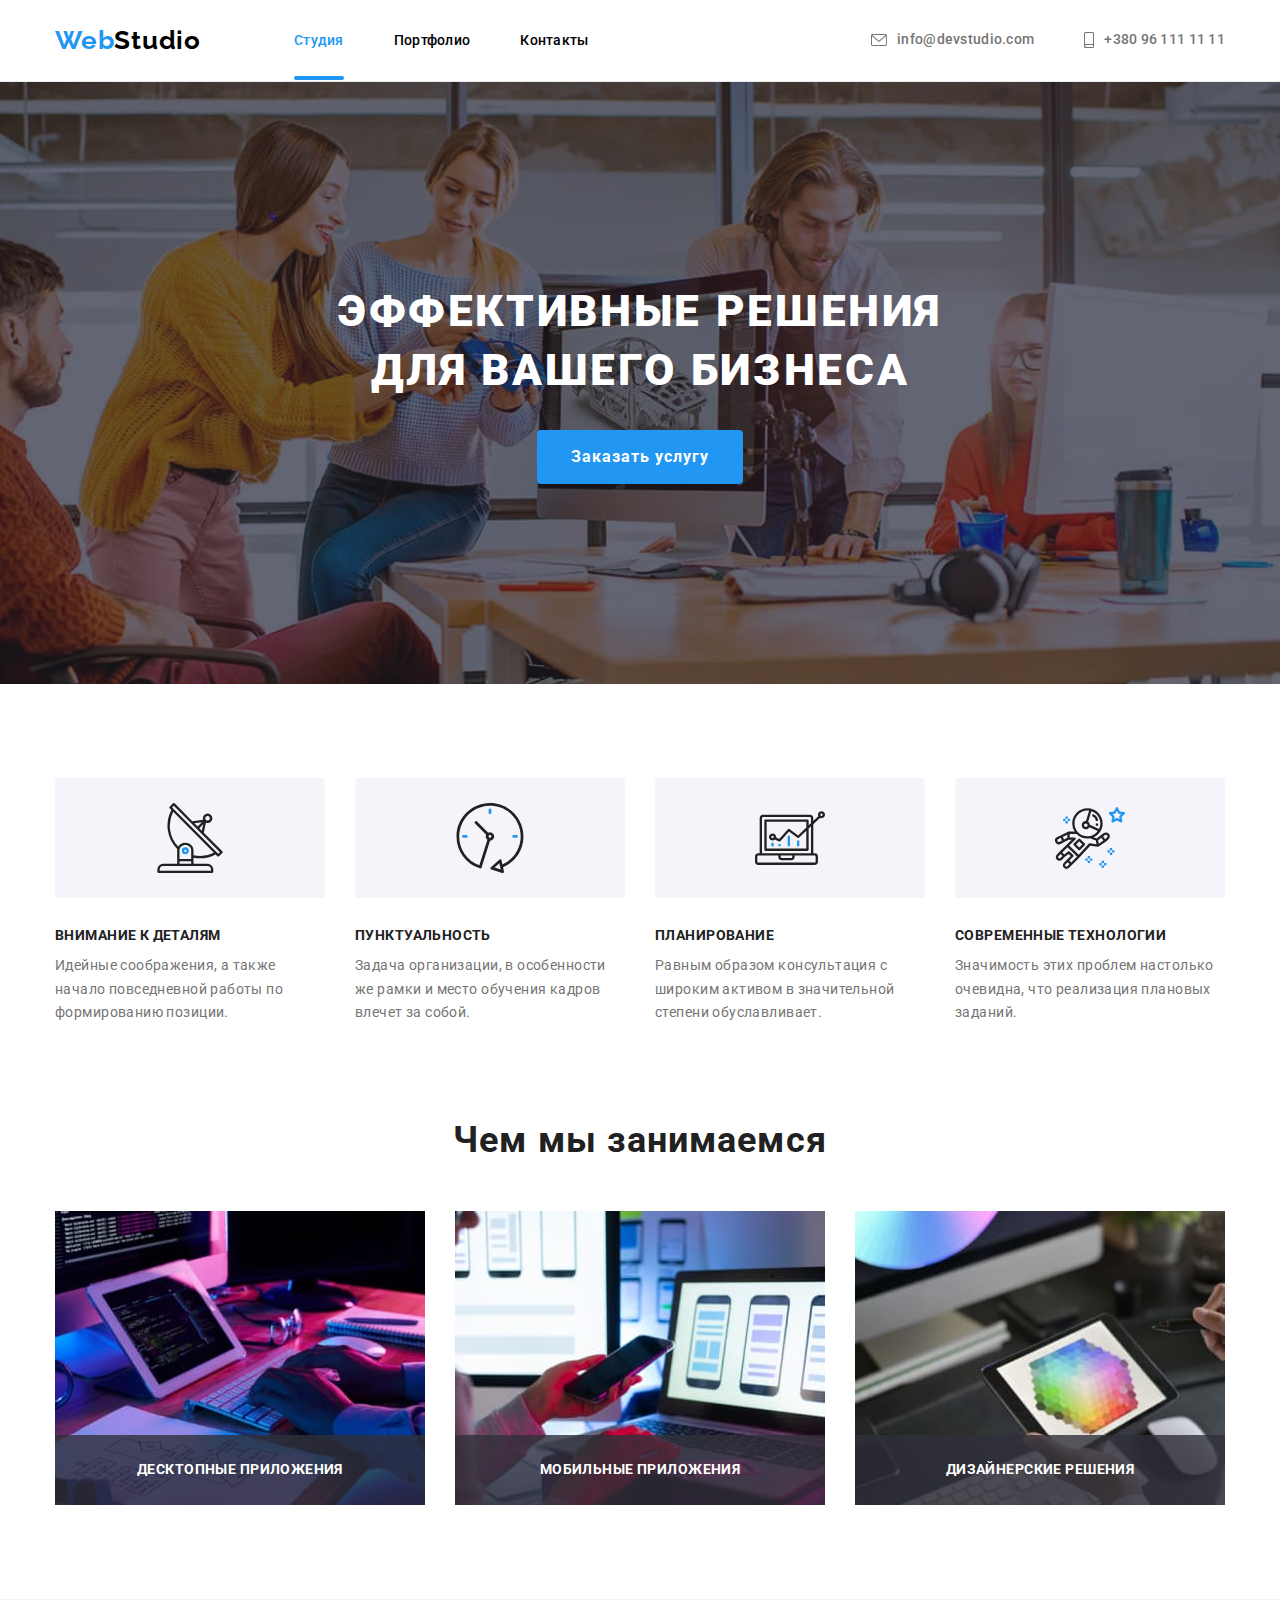
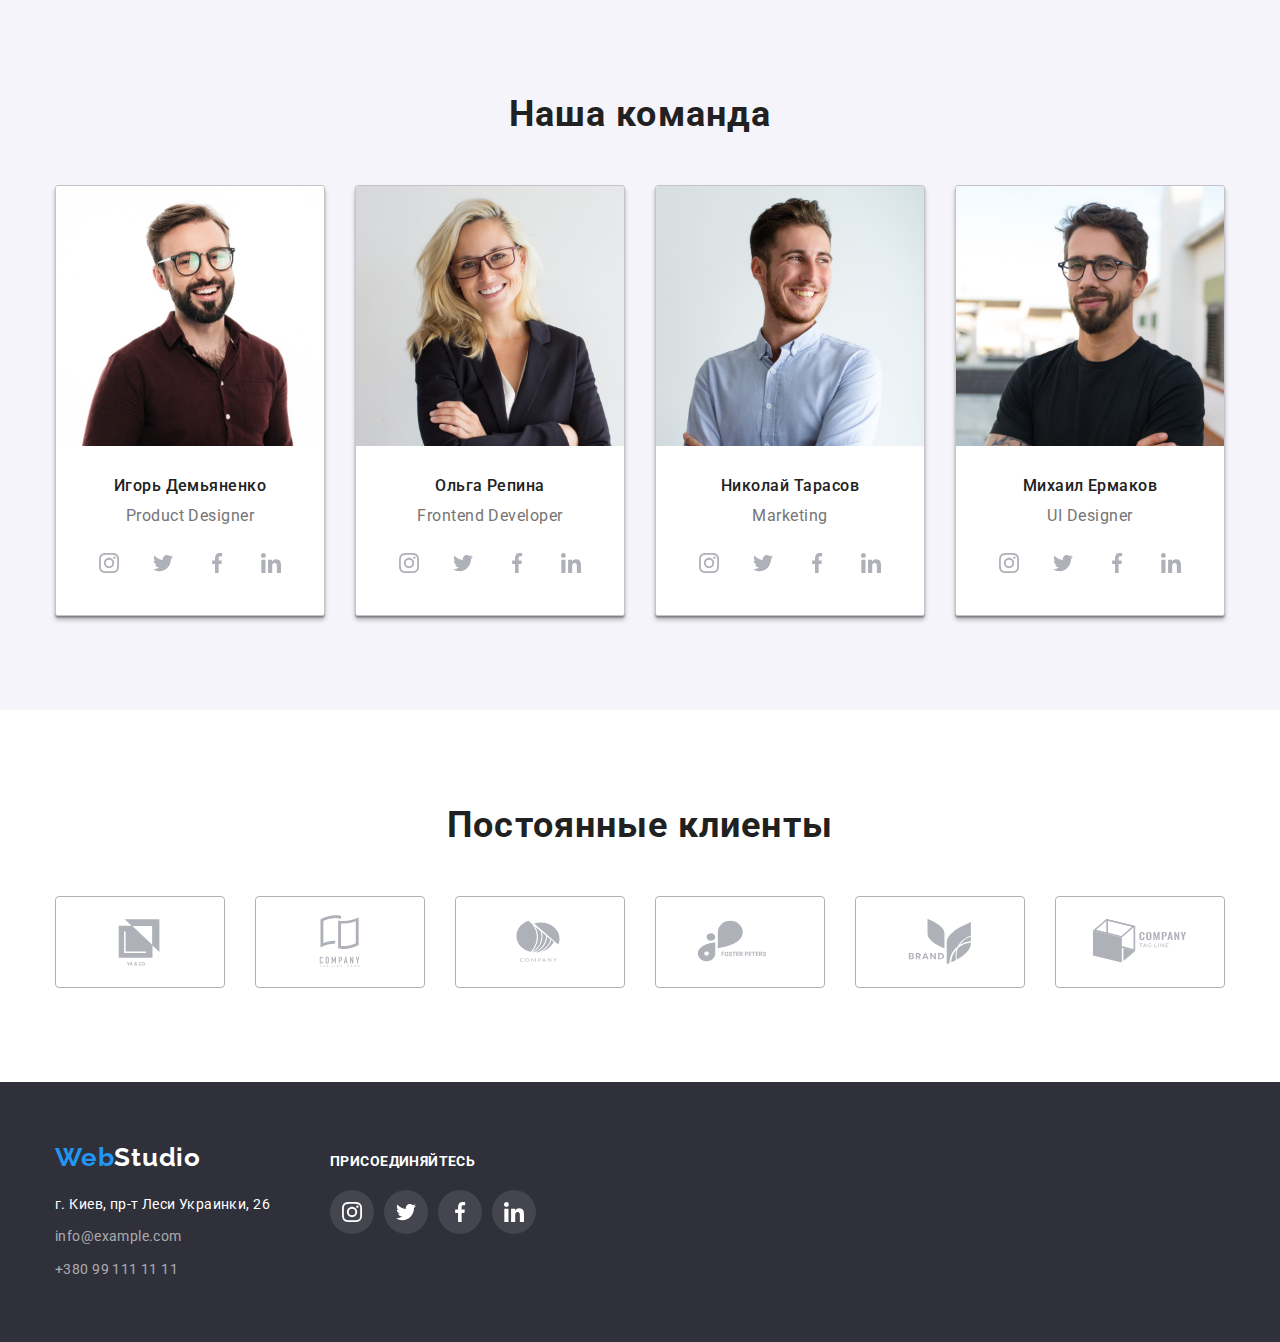
<file: index.html>
<!-- Разметка основной страницы -->
<!DOCTYPE html>
<html lang="ru">
    <head>
        <meta charset="UTF-8">
        <meta http-equiv="X-UA-Compatible" content="IE=edge">
        <meta name="viewport" content="width=device-width, initial-scale=1.0">
        <title>Document</title>
        <link rel="preconnect" href="https://fonts.googleapis.com">
        <link rel="preconnect" href="https://fonts.gstatic.com" crossorigin>
        <link href="https://fonts.googleapis.com/css2?family=Raleway:wght@700&family=Roboto:wght@400;500;700;900&display=swap"
            rel="stylesheet">
        <link rel="stylesheet" href="https://cdn.jsdelivr.net/npm/modern-normalize@1.1.0/modern-normalize.min.css">
        <link rel="stylesheet" href="./css/styles.css">
    </head>
    <body>

        <!-- Шапка -->
        <header class="page-header">
            <div class="container page-header-container">
                <nav class="page-nav">
                    <a class="logo header-logo link" href="./index.html" lang="en">
                        <span class="span">Web</span>Studio
                    </a>
                    <ul class="menu list">
                        <li class="menu-item">
                            <a class="menu-link link current" href="./index.html">Студия</a>
                        </li>
                        <li class="menu-item">
                            <a class="menu-link link" href="./portfolio.html">Портфолио</a>
                        </li>
                        <li class="menu-item">
                            <a class="menu-link link" href="">Контакты</a>
                        </li>
                    </ul>
                </nav>
                <ul class="contact-list list">
                    <li class="header-contact-list-item">
                        <a class="header-contact-link link" href="mailto:info@devstudio.com">
                            <svg class="header-contact-logo" width="16" height="12">
                                <use href="./images/sprite.svg#icon-envelope"></use>
                            </svg>
                            info@devstudio.com
                        </a>
                    </li>
                    <li class="header-contact-list-item">
                        <a class="header-contact-link link" href="tel:+380961111111">
                            <svg class="header-contact-logo" width="10" height="16">
                                <use href="./images/sprite.svg#icon-smartphone"></use>
                            </svg>
                            +380 96 111 11 11
                        </a>
                    </li>
                </ul>
            </div>
        </header>

        <!-- Уникальный контент -->
        <main>

            <!-- Секция "Герой" -->
            <section class="hero">
                <div class="container hero-container">
                    <h1 class="hero-title">Эффективные решения для вашего бизнеса</h1>
                    <button class="button hero-button" type="button" data-modal-open>Заказать услугу</button>
                </div>
            </section>

            <!-- Секция "Особенности" -->
            <section class="hang">
                <div class="container hang-container">
                    <h2 class="hang-title" hidden>Особенности</h2>
                    <ul class="hang-list list">
                        <li class="hang-item">
                            <div class="hang-item-icon-wrapper">
                                <svg class="hang-item-icon" width="70" height="70">
                                    <use href="./images/sprite.svg#icon-antenna"></use>
                                </svg>
                            </div>
                            <h3 class="hang-title">Внимание к деталям</h3>
                            <p class="hang-text">Идейные соображения, а также начало повседневной работы по формированию позиции.</p>
                        </li class="hang-item">
                        <li class="hang-item">
                            <div class="hang-item-icon-wrapper">
                                <svg class="hang-item-icon" width="70" height="70">
                                    <use href="./images/sprite.svg#icon-clock"></use>
                                </svg>
                            </div>
                            <h3 class="hang-title">Пунктуальность</h3>
                            <p class="hang-text">Задача организации, в особенности же рамки и место обучения кадров влечет за собой.</p>
                        </li>
                        <li class="hang-item">
                            <div class="hang-item-icon-wrapper">
                                <svg class="hang-item-icon" width="70" height="70">
                                    <use href="./images/sprite.svg#icon-diagram"></use>
                                </svg>
                            </div>
                            <h3 class="hang-title">Планирование</h3>
                            <p class="hang-text">Равным образом консультация с широким активом в значительной степени обуславливает.</p>
                        </li>
                        <li class="hang-item">
                            <div class="hang-item-icon-wrapper">
                                <svg class="hang-item-icon" width="70" height="70">
                                    <use href="./images/sprite.svg#icon-astronaut"></use>
                                </svg>
                            </div>
                            <h3 class="hang-title">Современные технологии</h3>
                            <p class="hang-text">Значимость этих проблем настолько очевидна, что реализация плановых заданий.</p>
                        </li>
                    </ul>
                </div>
            </section>

            <!-- Секция "Чем мы занимаемся?" -->
            <section class="occupation">
                <div class="container occupation-container">
                    <h2 class="occupation-title title">Чем мы занимаемся</h2>
                    <ul class="list-img list">
                        <li class="occupation-list-item">
                            <img class="img" src="./images/occupations/occupation-1.jpg" alt="Программист набирает код" width="370"
                                height="294">
                                <p class="occupation-img-text">Десктопные приложения</p>
                        </li>
                        <li class="occupation-list-item">
                            <img class="img" src="./images/occupations/occupation-2.jpg" alt="Разработчик создает веб-интерфейс" width="370"
                                height="294">
                                <p class="occupation-img-text">Мобильные приложения</p>
                        </li>
                        <li class="occupation-list-item">
                            <img class="img" src="./images/occupations/occupation-3.jpg" alt="Дизайнер выбирает цает" width="370"
                                height="294">
                                <p class="occupation-img-text">Дизайнерские решения</p>
                        </li>
                    </ul>
                </div>
            </section>

            <!-- Секция "Наша комнда" -->
            <section class="team">
                <div class="container team-container">
                    <h2 class="team-title title">Наша команда</h2>
                    <ul class="team-list list">
                        <li class="team-list-item">
                            <img class="img" src="./images/team/product-designer-1.jpg" alt="Работник компании" width="270" height="260">
                            <div class="team-card-content-wrapper">
                                <h3 class="list-item-title">Игорь Демьяненко</h3>
                                <p class="list-item-text">Product Designer</p>
                                <ul class="social-list list">
                                    <li class="social-list-item">
                                        <a class="social-list-link team-link" href="">
                                            <svg class="social-list-icon" width="20" height="20">
                                                <use href="./images/sprite.svg#icon-instagram"></use>
                                            </svg>
                                        </a>
                                    <li class="social-list-item">
                                        <a class="social-list-link team-link" href="">
                                            <svg class="social-list-icon" width="20" height="20">
                                                <use href="./images/sprite.svg#icon-twitter"></use>
                                            </svg>
                                        </a>
                                    <li class="social-list-item">
                                        <a class="social-list-link team-link" href="">
                                            <svg class="social-list-icon" width="20" height="20">
                                                <use href="./images/sprite.svg#icon-facebook"></use>
                                            </svg>
                                        </a>
                                    <li class="social-list-item">
                                        <a class="social-list-link team-link" href="">
                                            <svg class="social-list-icon" width="20" height="20">
                                                <use href="./images/sprite.svg#icon-linkedin"></use>
                                            </svg>
                                        </a>
                                    </li>
                                </ul>
                            </div>
                        </li>
                        <li class="team-list-item">
                            <img class="img" src="./images/team/frontend-developer-2.jpg" alt="Работник компании" width="270" height="260">
                            <div class="team-card-content-wrapper">
                                <h3 class="list-item-title">Ольга Репина</h3>
                                <p class="list-item-text">Frontend Developer</p>
                                <ul class="social-list list">
                                    <li class="social-list-item">
                                        <a class="social-list-link team-link" href="">
                                            <svg class="social-list-icon" width="20" height="20">
                                                <use href="./images/sprite.svg#icon-instagram"></use>
                                            </svg>
                                        </a>
                                    <li class="social-list-item">
                                        <a class="social-list-link team-link" href="">
                                            <svg class="social-list-icon" width="20" height="20">
                                                <use href="./images/sprite.svg#icon-twitter"></use>
                                            </svg>
                                        </a>
                                    <li class="social-list-item">
                                        <a class="social-list-link team-link" href="">
                                            <svg class="social-list-icon" width="20" height="20">
                                                <use href="./images/sprite.svg#icon-facebook"></use>
                                            </svg>
                                        </a>
                                    <li class="social-list-item">
                                        <a class="social-list-link team-link" href="">
                                            <svg class="social-list-icon" width="20" height="20">
                                                <use href="./images/sprite.svg#icon-linkedin"></use>
                                            </svg>
                                        </a>
                                    </li>
                                </ul>
                            </div>
                        </li>
                        <li class="team-list-item">
                            <img class="img" src="./images/team/marketing-3.jpg" alt="Работник компании" width="270" height="260">
                            <div class="team-card-content-wrapper">
                                <h3 class="list-item-title">Николай Тарасов</h3>
                                <p class="list-item-text">Marketing</p>
                                <ul class="social-list list">
                                    <li class="social-list-item">
                                        <a class="social-list-link team-link" href="">
                                            <svg class="social-list-icon" width="20" height="20">
                                                <use href="./images/sprite.svg#icon-instagram"></use>
                                            </svg>
                                        </a>
                                    <li class="social-list-item">
                                        <a class="social-list-link team-link" href="">
                                            <svg class="social-list-icon" width="20" height="20">
                                                <use href="./images/sprite.svg#icon-twitter"></use>
                                            </svg>
                                        </a>
                                    <li class="social-list-item">
                                        <a class="social-list-link team-link" href="">
                                            <svg class="social-list-icon" width="20" height="20">
                                                <use href="./images/sprite.svg#icon-facebook"></use>
                                            </svg>
                                        </a>
                                    <li class="social-list-item">
                                        <a class="social-list-link team-link" href="">
                                            <svg class="social-list-icon" width="20" height="20">
                                                <use href="./images/sprite.svg#icon-linkedin"></use>
                                            </svg>
                                        </a>
                                    </li>
                                </ul>
                            </div>
                        </li>
                        <li class="team-list-item">
                            <img class="img" src="./images/team/ui-designer-4.jpg" alt="Работник компании" width="270" height="260">
                            <div class="team-card-content-wrapper">
                                <h3 class="list-item-title">Михаил Ермаков</h3>
                                <p class="list-item-text">UI Designer</p>
                                <ul class="social-list list">
                                    <li class="social-list-item">
                                        <a class="social-list-link team-link" href="">
                                            <svg class="social-list-icon" width="20" height="20">
                                                <use href="./images/sprite.svg#icon-instagram"></use>
                                            </svg>
                                        </a>
                                    <li class="social-list-item">
                                        <a class="social-list-link team-link" href="">
                                            <svg class="social-list-icon" width="20" height="20">
                                                <use href="./images/sprite.svg#icon-twitter"></use>
                                            </svg>
                                        </a>
                                    <li class="social-list-item">
                                        <a class="social-list-link team-link" href="">
                                            <svg class="social-list-icon" width="20" height="20">
                                                <use href="./images/sprite.svg#icon-facebook"></use>
                                            </svg>
                                        </a>
                                    <li class="social-list-item">
                                        <a class="social-list-link team-link" href="">
                                            <svg class="social-list-icon" width="20" height="20">
                                                <use href="./images/sprite.svg#icon-linkedin"></use>
                                            </svg>
                                        </a>
                                    </li>
                                </ul>
                            </div>
                        </li>
                    </ul>
                </div>
            </section>
            <section class="our-clients">
                <div class="our-clients-container container">
                    <h2 class="our-clients-title title">Постоянные клиенты</h2>
                    <ul class="our-clients-list list">
                        <li class="our-clients-list-item">
                            <a href="" class="clients-item-link">
                                <svg class="our-clients-logo" width="106" height="60">
                                    <use href="./images/sprite.svg#icon-logo-1"></use>
                                </svg>
                            </a>
                        </li>
                        <li class="our-clients-list-item">
                            <a href="" class="clients-item-link">
                                <svg class="our-clients-logo" width="106" height="60">
                                    <use href="./images/sprite.svg#icon-logo-2"></use>
                                </svg>
                            </a>
                        </li>
                        <li class="our-clients-list-item">
                            <a href="" class="clients-item-link">
                                <svg class="our-clients-logo" width="106" height="60">
                                    <use href="./images/sprite.svg#icon-logo-3"></use>
                                </svg>
                            </a>
                        </li>
                        <li class="our-clients-list-item">
                            <a href="" class="clients-item-link">
                                <svg class="our-clients-logo" width="106" height="60">
                                    <use href="./images/sprite.svg#icon-logo-4"></use>
                                </svg>
                            </a>
                        </li>
                        <li class="our-clients-list-item">
                            <a href="" class="clients-item-link">
                                <svg class="our-clients-logo" width="106" height="60">
                                    <use href="./images/sprite.svg#icon-logo-5"></use>
                                </svg>
                            </a>
                        </li>
                        <li class="our-clients-list-item">
                            <a href="" class="clients-item-link">
                                <svg class="our-clients-logo" width="106" height="60">
                                    <use href="./images/sprite.svg#icon-logo-6"></use>
                                </svg>
                            </a>
                        </li>
                    </ul>
                </div>
            </section>
        </main>

        <!-- Подвал -->
        <footer class="page-footer">
            <div class="container page-footer-container">
                <div class="logo-adress-wrapper">
                    <a class="logo footer-logo link" href="./index.html" lang="en"><span class="span">Web</span><span
                            class="footer-span">Studio</span></a>
                    <address class="contact-info">
                        <ul class="footer-contact-list list">
                            <li class="footer-contact-list-item">
                                <a class="map link" href="https://goo.gl/maps/jYa3saxuVgHwLRbw7">г. Киев, пр-т Леси Украинки, 26</a>
                            </li>
                            <li class="footer-contact-list-item">
                                <a class="footer-contact-link link" href="mailto:info@example.com" lang="en">info@example.com</a>
                            </li>
                            <li class="footer-contact-list-item">
                                <a class="footer-contact-link link" href="tel:+380991111111">+380 99 111 11 11</a>
                            </li>
                        </ul>
                    </address>
                </div>
                
                <div class="social-list-wrapper">
                    <b class="call">Присоединяйтесь</b>
                    <ul class="social-list list">
                        <li class="footer-social-list-item">
                            <a href="" class="social-list-link footer-social-link">
                                <svg class="social-list-logo" width="20" height="20">
                                    <use href="./images/sprite.svg#icon-instagram"></use>
                                </svg>
                            </a>
                        </li>
                        <li class="footer-social-list-item">
                            <a href="" class="social-list-link footer-social-link">
                                <svg class="social-list-logo" width="20" height="20">
                                    <use href="./images/sprite.svg#icon-twitter"></use>
                                </svg>
                            </a>
                        </li>
                        <li class="footer-social-list-item">
                            <a href="" class="social-list-link footer-social-link">
                                <svg class="social-list-logo" width="20" height="20">
                                    <use href="./images/sprite.svg#icon-facebook"></use>
                                </svg>
                            </a>
                        </li>
                        <li class="footer-social-list-item">
                            <a href="" class="social-list-link footer-social-link">
                                <svg class="social-list-logo" width="20" height="20">
                                    <use href="./images/sprite.svg#icon-linkedin"></use>
                                </svg>
                            </a>
                        </li>
                    </ul>
                </div>
            </div>
        </footer>

        <div class="backdrop is-hidden" data-modal>
            <div class="modal-window">
                <button class="modal-close-btn" type="button" data-modal-close>
                    <svg class="madal-close-img" width="18" height="18">
                        <use href="./images/sprite.svg#icon-close-modal"></use>
                    </svg>
                </button>
            </div>
        </div>

        <script src="./js/modal.js"></script>
    </body>
</html>
</file>
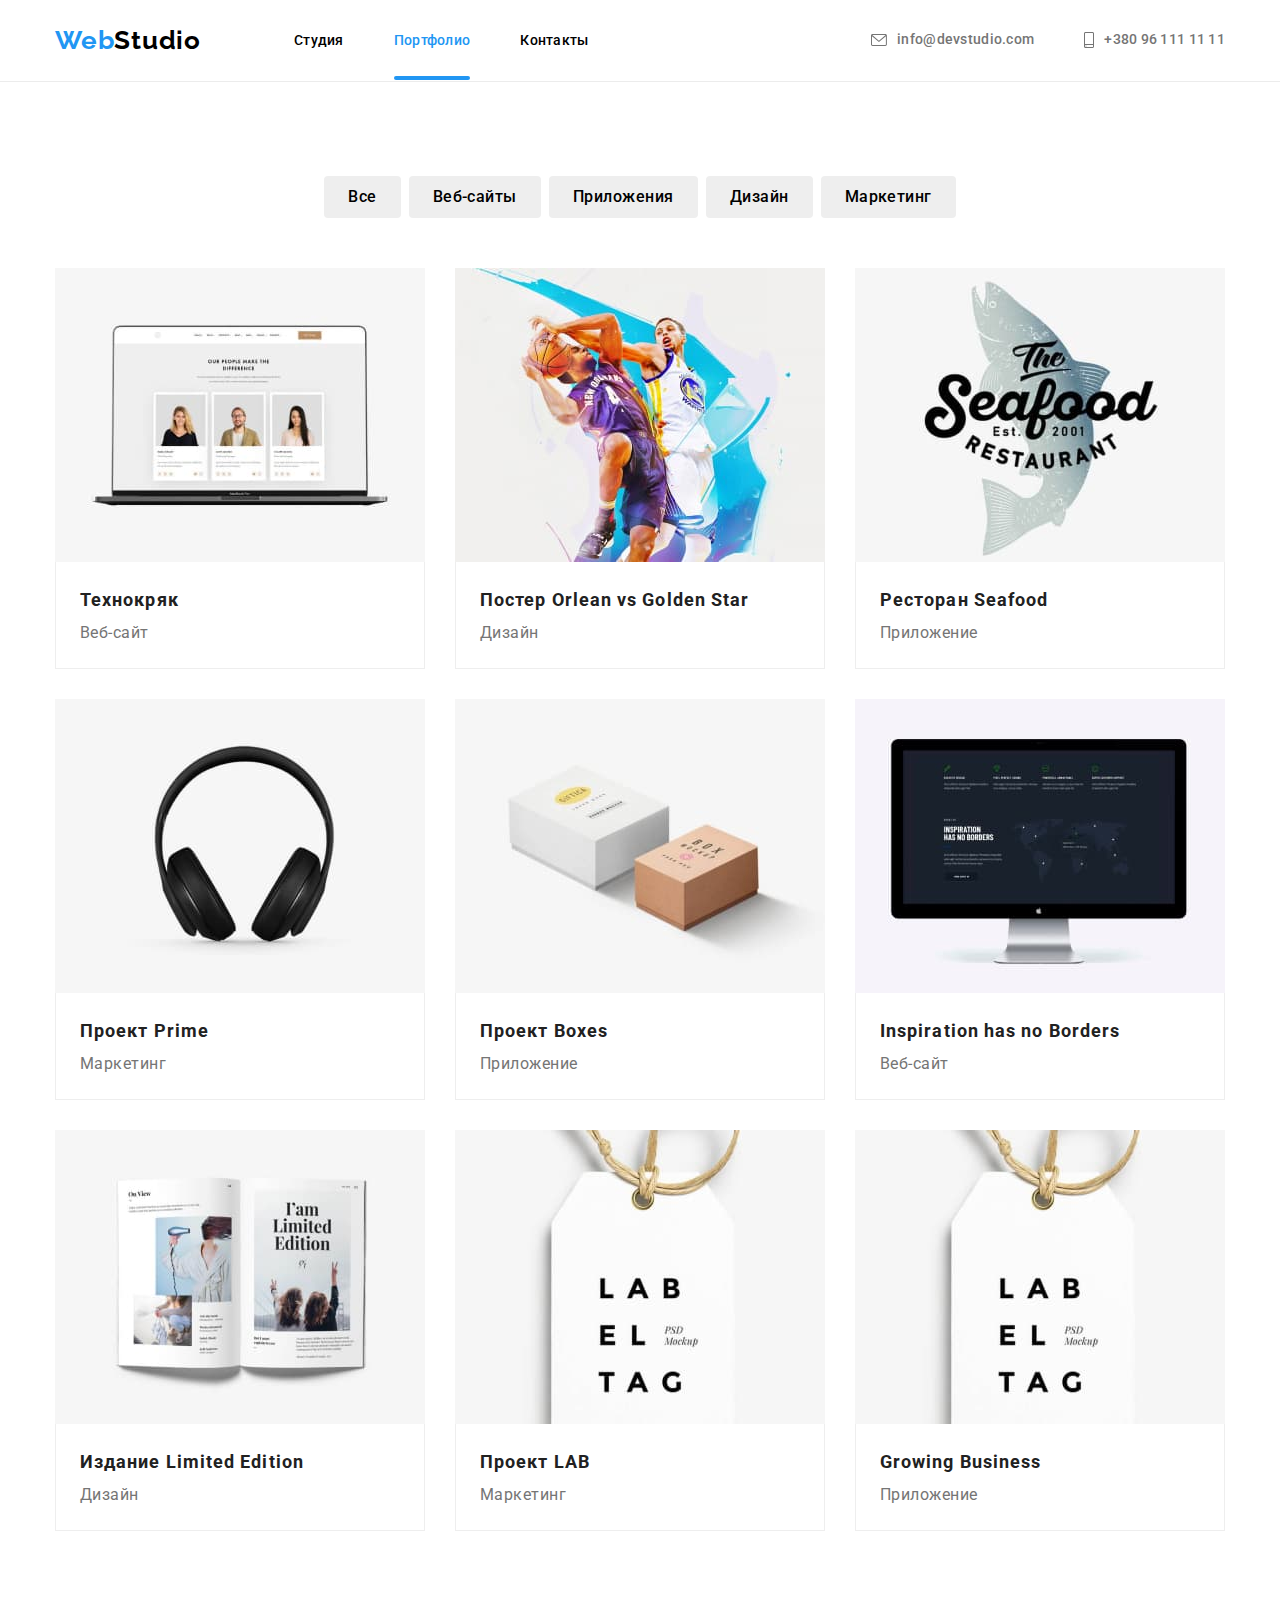
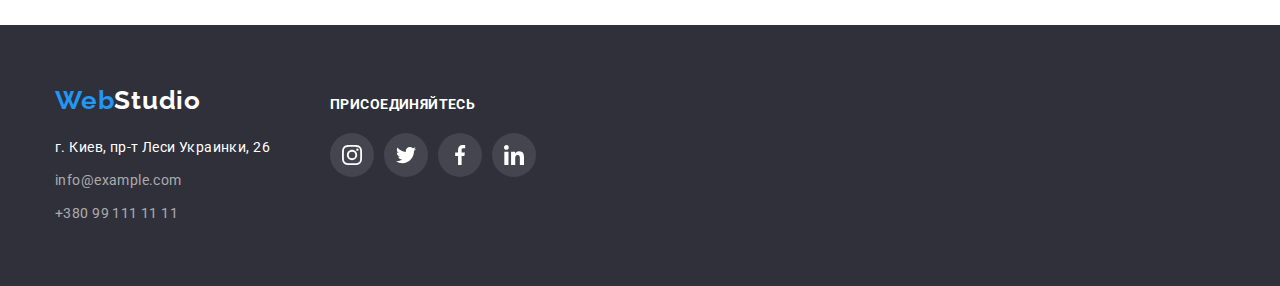
<file: portfolio.html>
<!-- Разметка портфолио -->
<!DOCTYPE html>
<html lang="ru">
    <head>
        <meta charset="UTF-8">
        <meta http-equiv="X-UA-Compatible" content="IE=edge">
        <meta name="viewport" content="width=device-width, initial-scale=1.0">
        <title>Document</title>
        <link rel="preconnect" href="https://fonts.googleapis.com">
        <link rel="preconnect" href="https://fonts.gstatic.com" crossorigin>
        <link
            href="https://fonts.googleapis.com/css2?family=Raleway:wght@700&family=Roboto:wght@400;500;700;900&display=swap"
            rel="stylesheet">
        <link rel="stylesheet" href="https://cdn.jsdelivr.net/npm/modern-normalize@1.1.0/modern-normalize.min.css">
        <link rel="stylesheet" href="./css/styles.css">
    </head>
    
    <body>

        <!-- Шапка -->
        <header class="page-header">
            <div class="container page-header-container">
                <nav class="page-nav">
                    <a class="logo header-logo link" href="./index.html" lang="en">
                        <span class="span">Web</span>Studio
                    </a>
                    <ul class="menu list">
                        <li class="menu-item">
                            <a class="menu-link link" href="./index.html">Студия</a>
                        </li>
                        <li class="menu-item">
                            <a class="menu-link link current" href="./portfolio.html">Портфолио</a>
                        </li>
                        <li class="menu-item">
                            <a class="menu-link link" href="">Контакты</a>
                        </li>
                    </ul>
                </nav>
                <ul class="contact-list list">
                    <li class="header-contact-list-item">
                        <a class="header-contact-link link" href="mailto:info@devstudio.com">
                            <svg class="header-contact-logo" width="16" height="12">
                                <use href="./images/sprite.svg#icon-envelope"></use>
                            </svg>
                            info@devstudio.com
                        </a>
                    </li>
                    <li class="header-contact-list-item">
                        <a class="header-contact-link link" href="tel:+380961111111">
                            <svg class="header-contact-logo" width="10" height="16">
                                <use href="./images/sprite.svg#icon-smartphone"></use>
                            </svg>
                            +380 96 111 11 11
                        </a>
                    </li>
                </ul>
            </div>
        </header>

        <!-- Уникальный контент -->
        <main>
            <section class="portfolio">
                <div class="container portfolio-container">
                    <h1 class="porfolio-title" hidden>Наши работы</h1>
                    <ul class="filter-list list">
                        <li class="filter-list-item">
                            <button class="button portfolio-btn" type="button">Все</button>
                        </li>
                        <li class="filter-list-item">
                            <button class="button portfolio-btn" type="button">Веб-сайты</button>
                        </li>
                        <li class="filter-list-item">
                            <button class="button portfolio-btn" type="button">Приложения</button>
                        </li>
                        <li class="filter-list-item">
                            <button class="button portfolio-btn" type="button">Дизайн</button>
                        </li>
                        <li class="filter-list-item">
                            <button class="button portfolio-btn" type="button">Маркетинг</button>
                        </li>
                    </ul>
                    <ul class="img-list list">
                        <li class="img-list-item">
                            <a class="card-link link" href="">
                                <div class="img-envelope-wrapper">
                                    <img class="img" src="./images/portfolio/workers.jpg" alt="Сотрудники" width="370" height="294">
                                    <p class="envelope">Ресурс предлагает комплексные предложения с разным уровнем функционала и сервисов. Все это позволит
                                        посетителю получить исчерпывающие сведения о компании или частном лице.</p>
                                </div>
                                <div class="card-wrapper">
                                    <h2 class="card-link-title">Технокряк</h2>
                                    <p class="text">Веб-сайт</p>
                                </div>
                            </a>
                        </li>
                        <li class="img-list-item">
                            <a class="card-link link" href="">
                                <div class="img-envelope-wrapper">
                                    <img class="img" src="./images/portfolio/poster.jpg" alt="Постер" width="370" height="294">
                                    <p class="envelope">Ресурс предлагает комплексные предложения с разным уровнем функционала и сервисов. Все это позволит
                                        посетителю получить исчерпывающие сведения о компании или частном лице.</p>
                                </div>
                                <div class="card-wrapper">
                                    <h2 class="card-link-title">Постер <span lang="en">Orlean vs Golden Star</span></h2>
                                    <p class="text">Дизайн</p>
                                </div>
                            </a>
                        </li>
                        <li class="img-list-item">
                            <a class="card-link link" href="">
                                <div class="img-envelope-wrapper">
                                    <img class="img" src="./images/portfolio/restaurant-logo.jpg" alt="Логотип ресторана" width="370" height="294">
                                    <p class="envelope">Ресурс предлагает комплексные предложения с разным уровнем функционала и сервисов. Все это позволит
                                        посетителю получить исчерпывающие сведения о компании или частном лице.</p>
                                </div>                               
                                <div class="card-wrapper">
                                    <h2 class="card-link-title">Ресторан <span lang="en">Seafood</span></h2>
                                    <p class="text">Приложение</p>
                                </div>                           
                            </a>
                        </li class="img-list-item">
                        <li class="img-list-item"> 
                            <a class="card-link link" href="">
                                <div class="img-envelope-wrapper">
                                    <img class="img" src="./images/portfolio/progect-prime.jpg" alt="Наушники" width="370" height="294">
                                    <p class="envelope">Ресурс предлагает комплексные предложения с разным уровнем функционала и сервисов. Все это позволит
                                        посетителю получить исчерпывающие сведения о компании или частном лице.</p>
                                </div>                               
                                <div class="card-wrapper">
                                    <h2 class="card-link-title">Проект <span lang="en">Prime</span></h2>
                                    <p class="text">Маркетинг</p>
                                </div> 
                            </a>
                        </li>
                        <li class="img-list-item">
                            <a class="card-link link" href="">
                                <div class="img-envelope-wrapper">
                                    <img class="img" src="./images/portfolio/project-boxes.jpg" alt="Коробки" width="370" height="294">
                                    <p class="envelope">Ресурс предлагает комплексные предложения с разным уровнем функционала и сервисов. Все это позволит
                                        посетителю получить исчерпывающие сведения о компании или частном лице.</p>
                                </div>                               
                                <div class="card-wrapper">
                                    <h2 class="card-link-title">Проект <span lang="en">Boxes</span></h2>
                                    <p class="text">Приложение</p>
                                </div>  
                            </a>
                        </li>
                        <li class="img-list-item">
                            <a class="card-link link" href="">
                                <div class="img-envelope-wrapper">
                                    <img class="img" src="./images/portfolio/inspiration-has-no-borders.jpg" alt="Описание преимуществ" width="370"
                                        height="294">
                                    <p class="envelope">Ресурс предлагает комплексные предложения с разным уровнем функционала и сервисов. Все это позволит
                                        посетителю получить исчерпывающие сведения о компании или частном лице.</p>
                                </div>                               
                                <div class="card-wrapper">
                                    <h2 class="card-link-title" lang="en">Inspiration has no Borders</h2>
                                    <p class="text">Веб-сайт</p>
                                </div>
                            </a>
                        </li>
                        <li class="img-list-item">
                            <a class="card-link link" href="">
                                <div class="img-envelope-wrapper">
                                    <img src="./images/portfolio/post-limited-edition.jpg" alt="Журнал" width="370" height="294">
                                    <p class="envelope">Ресурс предлагает комплексные предложения с разным уровнем функционала и сервисов. Все это позволит
                                        посетителю получить исчерпывающие сведения о компании или частном лице.</p>
                                </div>                               
                                <div class="card-wrapper">
                                    <h2 class="card-link-title">Издание <span lang="en">Limited Edition</span></h2>
                                    <p class="text">Дизайн</p>
                                </div>   
                            </a>
                        </li>
                        <li class="img-list-item">
                            <a class="card-link link" href="">
                                <div class="img-envelope-wrapper">
                                    <img class="img" src="./images/portfolio/project-lab.jpg" alt="Этикетка" width="370" height="294">
                                    <p class="envelope">Ресурс предлагает комплексные предложения с разным уровнем функционала и сервисов. Все это позволит
                                        посетителю получить исчерпывающие сведения о компании или частном лице.</p>
                                </div>                              
                                <div class="card-wrapper">
                                    <h2 class="card-link-title">Проект <span lang="en">LAB</span></h2>
                                    <p class="text">Маркетинг</p>
                                </div>   
                            </a>
                        </li>
                        <li class="img-list-item">
                            <a class="card-link link" href="">
                                <div class="img-envelope-wrapper">
                                    <img class="img" src="./images/portfolio/project-lab.jpg" alt="Этикетка" width="370" height="294">
                                    <p class="envelope">Ресурс предлагает комплексные предложения с разным уровнем функционала и сервисов. Все это
                                        позволит
                                        посетителю получить исчерпывающие сведения о компании или частном лице.</p>
                                </div>
                                <div class="card-wrapper">
                                    <h2 class="card-link-title" lang="en">Growing Business</h2>
                                    <p class="text">Приложение</p>
                                </div>  
                            </a>
                        </li>
                    </ul>
                </div>
            </section>
        </main>

        <!-- Подвал -->
        <footer class="page-footer">
            <div class="container page-footer-container">
                <div class="logo-adress-wrapper">
                    <a class="logo footer-logo link" href="./index.html" lang="en"><span class="span">Web</span><span
                            class="footer-span">Studio</span></a>
                    <address class="contact-info">
                        <ul class="footer-contact-list list">
                            <li class="footer-contact-list-item">
                                <a class="map link" href="https://goo.gl/maps/jYa3saxuVgHwLRbw7">г. Киев, пр-т Леси Украинки,
                                    26</a>
                            </li>
                            <li class="footer-contact-list-item">
                                <a class="footer-contact-link link" href="mailto:info@example.com"
                                    lang="en">info@example.com</a>
                            </li>
                            <li class="footer-contact-list-item">
                                <a class="footer-contact-link link" href="tel:+380991111111">+380 99 111 11 11</a>
                            </li>
                        </ul>
                    </address>
                </div>
        
                <div class="social-list-wrapper">
                    <b class="call">присоединяйтесь</b>
                    <ul class="social-list list">
                        <li class="footer-social-list-item">
                            <a href="" class="social-list-link footer-social-link">
                                <svg class="social-list-logo" width="20" height="20">
                                    <use href="./images/sprite.svg#icon-instagram"></use>
                                </svg>
                            </a>
                        </li>
                        <li class="footer-social-list-item">
                            <a href="" class="social-list-link footer-social-link">
                                <svg class="social-list-logo" width="20" height="20">
                                    <use href="./images/sprite.svg#icon-twitter"></use>
                                </svg>
                            </a>
                        </li>
                        <li class="footer-social-list-item">
                            <a href="" class="social-list-link footer-social-link">
                                <svg class="social-list-logo" width="20" height="20">
                                    <use href="./images/sprite.svg#icon-facebook"></use>
                                </svg>
                            </a>
                        </li>
                        <li class="footer-social-list-item">
                            <a href="" class="social-list-link footer-social-link">
                                <svg class="social-list-logo" width="20" height="20">
                                    <use href="./images/sprite.svg#icon-linkedin"></use>
                                </svg>
                            </a>
                        </li>
                    </ul>
                </div>
            </div>
        </footer>
    </body>
</html>
</file>
<file: css/styles.css>
/* Переменные */
:root {
    --accent-color: #2196F3;
    --primary-font: 'Roboto', sans-serif;
    --primary-font-color: #212121;
    --primary-weight-font: 500;
    --transition-dur-and-func: 250ms cubic-bezier(0.4, 0, 0.2, 1);
}

/* Общие стили */
body {
    color: var(--primary-font-color);
    font-family: var(--primary-font);
    font-weight: var(--primary-weight-font);
}

h1,
h2,
h3,
h4,
p {
    margin-top: 0;
    margin-bottom: 0;
}

ul, ol {
    padding-left: 0;
    margin-top: 0;
    margin-bottom: 0;
}

img {
    display: block;
}

.list {
    list-style: none;
}

.link {
    text-decoration: none;
    color: inherit;
}

.button {
    border-radius: 4px;
    border-color: transparent;

    cursor: pointer;
    background-color:#EEEEEE;
    font-family: var(--primary-font);
    font-weight: var(--primary-weight-font);
    font-size: 16px;
    line-height: 1.63;
    /* text-align: center;
    vertical-align: top; */
    letter-spacing: 0.03em;
}

.logo {
    font-family: 'Raleway', sans-serif;
    color: #000000;
    font-weight: 700;
    font-size: 26px;
    line-height: 1.19;
    letter-spacing: 0.03em;
}

.container {
    width: 1200px;
    margin-left: auto;
    margin-right: auto;
    padding-left: 15px;
    padding-right: 15px;

}

/* Шапка */
.header-logo {
    margin-right: 93px;
}
.span {
    color: var(--accent-color);
}

.menu-link {
    position: relative;

    font-size: 14px;
    line-height: 1.14;
    letter-spacing: 0.02em;
    color: #000000;

    transition: color var(--transition-dur-and-func);
}

.link.current {
    padding-bottom: 32px;

    color: var(--accent-color);
}

.menu-link.current::after {
    position: absolute;
    bottom: 0;

    display: block;
    content: "";
    width: 100%;
    height: 4px;

    border-radius: 2px;
    background-color: var(--accent-color);
}

.menu-link:hover,
.menu-link:focus {
    color: var(--accent-color);
}

.header-contact-link {
    display: flex;
    align-items: center;

    font-size: 14px;
    line-height: 1.14;
    letter-spacing: 0.02em;
    color: #757575;

    transition: color var(--transition-dur-and-func);
}

.header-contact-link:hover,
.header-contact-link:focus {
    color: var(--accent-color);
}

.page-header-container {
    display: flex;
    justify-content: space-between;
    align-items: center;
}

.page-nav {
    display: flex;
    align-items: center;
}

.menu {
    display: flex;
}

.contact-list {
    display: flex;
}

.menu-item:not(:last-child) {
    margin-right: 50px;
}

.header-contact-list-item:not(:last-child) {
    margin-right: 50px;
}

.header-contact-logo {
    display: block;
    margin-right: 10px;
    fill: currentColor;
}

.page-header {
    border-bottom: 1px solid #ECECEC;
    padding-top: 25px;
    padding-bottom: 25px;
}


/* Уникальный контент основной страницы */

/* Герой */
.hero {
    padding-top: 200px;
    padding-bottom: 200px;
    max-width: 1600px;
    margin: 0 auto;

    background-image: linear-gradient(rgba(47, 48, 58, 0.4),rgba(47, 48, 58, 0.4)), 
    url(../images/hero/hero-img.jpg);
    background-size: cover;
    background-position: center;
    background-color: #C4C4C4;
}

.hero-title {   
    margin-bottom: 30px;
    width: 696px;
    margin-left: auto;
    margin-right: auto;

    font-weight: 900;
    font-size: 44px;
    line-height: 1.34;
    letter-spacing: 0.06em;
    text-transform: uppercase;
    color: #FFFFFF;
}

.hero-button {
    padding: 10px 32px;
    
    color: #ffffff;
    background-color: var(--accent-color);
    font-family: var(--primary-font);
    font-weight: 700;
    line-height: 1.88;
    vertical-align: middle; 
    letter-spacing: 0.06em;
}

.hero-container {
    text-align: center;
    /* padding-left: 252px;
    padding-right: 252px; */
}


/* Особенности */
.hang {
    padding-top: 94px;
    padding-bottom: 94px;
}

.hang-title {
    margin-bottom: 10px;

    font-size: 14px;
    line-height: 1.14;
    letter-spacing: 0.03em;
    text-transform: uppercase;
}

.hang-text {
    font-weight: 400;
    font-size: 14px;
    line-height: 1.7;
    letter-spacing: 0.03em;
    color: #757575;
}

.hang-list {
    display: flex;
    column-gap: 30px;
}

.hang-item {
    flex-basis: calc((100% - 90px) / 4);
} 

.hang-item-icon-wrapper {
    display: flex;
    justify-content: center;
    align-items: center;
    width: 270px;
    height: 120px;
    margin-bottom: 30px;
    background-color: #F5F4FA;
    border-radius: 4px;
}

/* Чем мы занимаемся? */

.occupation-title {
    margin-bottom: 50px;
}

.list-img {
    display: flex;
    column-gap: 30px;
}

.occupation {
    padding-bottom: 94px;
}

.occupation-list-item {
    position: relative;

    flex-basis: calc((100% - 60px) / 3);
}

.occupation-img-text {
    position: absolute;
    bottom: 0;

    
    display: flex;
    justify-content: center;
    align-items: center;

    text-transform: uppercase;
    font-weight: 700;
    color: #FFFFFF;
    font-size: 14px;
    line-height: 1.14;
    letter-spacing: 0.03em;
    background-color: rgba(47, 48, 58, 0.8);
    width: 100%;
    min-height: 70px;
}

/* Наша команда */
.team {
    padding-top: 94px;
    padding-bottom: 94px;
    background-color: #F5F4FA;
}
.title {
    font-size: 36px;
    line-height: 1.17;
    text-align: center;
    letter-spacing: 0.03em;
}

.list-item-title {
    margin-bottom: 10px;

    font-size: 16px;
    font-weight: var(--primary-weight-font);
    text-align: center;
    line-height: 1.19;
    letter-spacing: 0.03em;
}

.list-item-text {
    margin-bottom: 16px;

    font-weight: 400;
    line-height: 1.19;
    text-align: center;
    letter-spacing: 0.03em;
    color: #757575;
}

.team-title {
    margin-bottom: 50px;
}

.team-list {
    display: flex;
    column-gap: 30px;
}

.team-list-item {
    flex-basis: calc((100% - 90px) / 4);
    border: 1px solid rgba(0, 0, 0, 0.2);
    border-radius: 3px;
    overflow: hidden;
    box-shadow: 0px 2px 1px rgba(0, 0, 0, 0.2),
     0px 1px 1px rgba(0, 0, 0, 0.14), 0px 4px 4px rgba(0, 0, 0, 0.25);
}

.team-card-content-wrapper {
    padding-top: 30px;
    padding-bottom: 30px;
    background-color: #FFFFFF;
}

.social-list {
    display: flex;
    justify-content: center;
    gap: 10px;
}

.social-list-link {
    display: flex;
    justify-content: center;
    align-items: center;
    width: 44px;
    height: 44px;
    border-radius: 50%;

    transition: background-color var(--transition-dur-and-func);
}

.team-link {
    background-color: #FFFFFF;
}

.social-list-link:hover,
.social-list-link:focus {
    background-color: var(--accent-color);
}

.social-list-icon {
    fill: #AFB1B8;

    transition: fill var(--transition-dur-and-func);
}

.team-link:hover .social-list-icon,
.team-link:focus .social-list-icon {
    fill: #FFFFFF;
}

/* Наши клиенты */
.our-clients {
    padding-top: 94px;
    padding-bottom: 94px;
}

.our-clients-title {
    margin-bottom: 50px;
}

.our-clients-list {
    display: flex;
    justify-content: center;
    gap: 30px;
}

.clients-item-link {
    display: flex;
    justify-content: center;
    align-items: center;

    width: 170px;
    height: 92px;
    border: 1px solid #AFB1B8;
    border-radius: 4px;

    transition: border-color var(--transition-dur-and-func);
}

.clients-item-link:hover,
.clients-item-link:focus {
    border-color: var(--accent-color);
}

.our-clients-logo {
    fill: #AFB1B8;

    transition: fill var(--transition-dur-and-func);
}

.clients-item-link:hover .our-clients-logo,
.clients-item-link:focus .our-clients-logo {
    fill: var(--accent-color)
}

/* Подвал */

.footer-span {
    color:#FFFFFF
}

.footer-contact-list {
    font-style: normal;
    font-weight: 400;
    font-size: 14px;
    line-height: 1.7;
    text-align: left;
    vertical-align: top;
    letter-spacing: 0.03em;
}

.map {
    color:#FFFFFF;
}

.page-footer {
    padding-top: 60px;
    padding-bottom: 60px;
}

.footer-logo {
    display: inline-block;
    margin-bottom: 20px;
}

.footer-contact-list-item:not(:last-child) {
    margin-bottom: 9px;
}

.page-footer {
background-color: #2F303A;
}

.footer-contact-link {
    color: rgba(255, 255, 255, 0.6);
}

.page-footer-container {
    display: flex;
    align-items: baseline;
}

.logo-adress-wrapper {
    margin-right: 60px;
}

.call {
    display: block;
    margin-bottom: 20px;

    text-transform: uppercase;
    font-weight: 700;
    font-size: 14px;
    line-height: 1.14;
    letter-spacing: 0.03em;
    color: #FFFFFF;
}

.social-list-logo {
    fill: #FFFFFF
}

.footer-social-link {
    background-color: rgba(255, 255, 255, 0.1);
}

/* Уникальный контент портфолио */
.portfolio {
    padding-top: 94px;
    padding-bottom: 94px;
}

/* Оформление фильтра */
.portfolio-btn {
    padding: 6px 22px;

    transition: color var(--transition-dur-and-func),
     background-color var(--transition-dur-and-func), 
     box-shadow var(--transition-dur-and-func);
}

.portfolio-btn:hover,
.portfolio-btn:focus {
    box-shadow: 0px 2px 2px rgba(0, 0, 0, 0.12),
     0px 1px 2px rgba(0, 0, 0, 0.08), 0px 3px 1px rgba(0, 0, 0, 0.1);
}

.filter-list {
    display: flex;
    justify-content: center;
    margin-bottom: 50px;
}

.filter-list-item:not(:last-child) {
    margin-right: 8px;
}

.portfolio-btn:hover,
.portfolio-btn:focus {
    color: #ffffff;
    background-color: var(--accent-color);
}

/* Оформление карточек */
.card-wrapper {
    padding: 20px 24px;
    border: 1px solid #EEEEEE;
    border-top: none;
}

.img-list {
    display:flex;
    flex-wrap: wrap;
    gap: 30px;
}

.img-list-item {
    flex-basis: calc((100% - 240px) / 9);

    transition: box-shadow var(--transition-dur-and-func)
}

.img-list-item:hover,
.img-list-item:focus {
    box-shadow: 1px 4px 6px rgba(0, 0, 0, 0.16), 0px 4px 4px rgba(0, 0, 0, 0.06), 0px 1px 1px rgba(0, 0, 0, 0.12);
}

.card-link-title {
    font-size: 18px;
    line-height: 2;
    letter-spacing: 0.06em;
}

.text {
    font-weight: 400;
    line-height: 1.88;
    letter-spacing: 0.03em;
    color: #757575;
}

.envelope {
    position:absolute;
    top: 0;
    left: 0;
    transform: translateY(100%);
    overflow: auto;

    display: flex;
    align-items: center;
    width:100%;
    height: 100%;
    padding: 0px 24px;

    background-color: rgba(33, 150, 243, 0.9);
    font-weight: 400;
    font-size: 18px;
    line-height: 1.56;
    letter-spacing: 0.03em;
    color: #FFFFFF;

    transition: transform var(--transition-dur-and-func);
}

.img-envelope-wrapper {
    position: relative;
    overflow: hidden;
}

.card-link:hover .envelope,
.card-link:focus .envelope {
    transform: translate(0, 0);
}

/* Модальое окно */
.modal-close-btn {
    position: absolute;
    top: 8px;
    right: 8px;

    display: flex;
    justify-content: center;
    align-items: center;
    padding: 0;
    width: 30px;
    height: 30px;

    border: 1px solid rgba(0, 0, 0, 0.1);
    border-radius: 50%;
    background-color: transparent;
    cursor: pointer
}

.backdrop {
    position: fixed;
    top: 0;
    left: 0;
    z-index: 100;

    width: 100%;
    height: 100%;

    background-color: rgba(0, 0, 0, 0.2);

    transition: opacity var(--transition-dur-and-func), visibility var(--transition-dur-and-func);
}

.backdrop.is-hidden {
    opacity: 0;
    pointer-events: none;
    visibility: hidden;
}

.modal-window {
    position: absolute;
    top: 50%;
    left: 50%;

    width: 528px;
    height: 581px;
    border-radius: 4px;

    background-color: #FFFFFF; 

    transform: translate(-50%, -50%) scale(1);
    transition: transform var(--transition-dur-and-func);
}

.backdrop.is-hidden .modal-window {
    transform: translate(-50%, -50%) scale(0.9);
}
</file>
